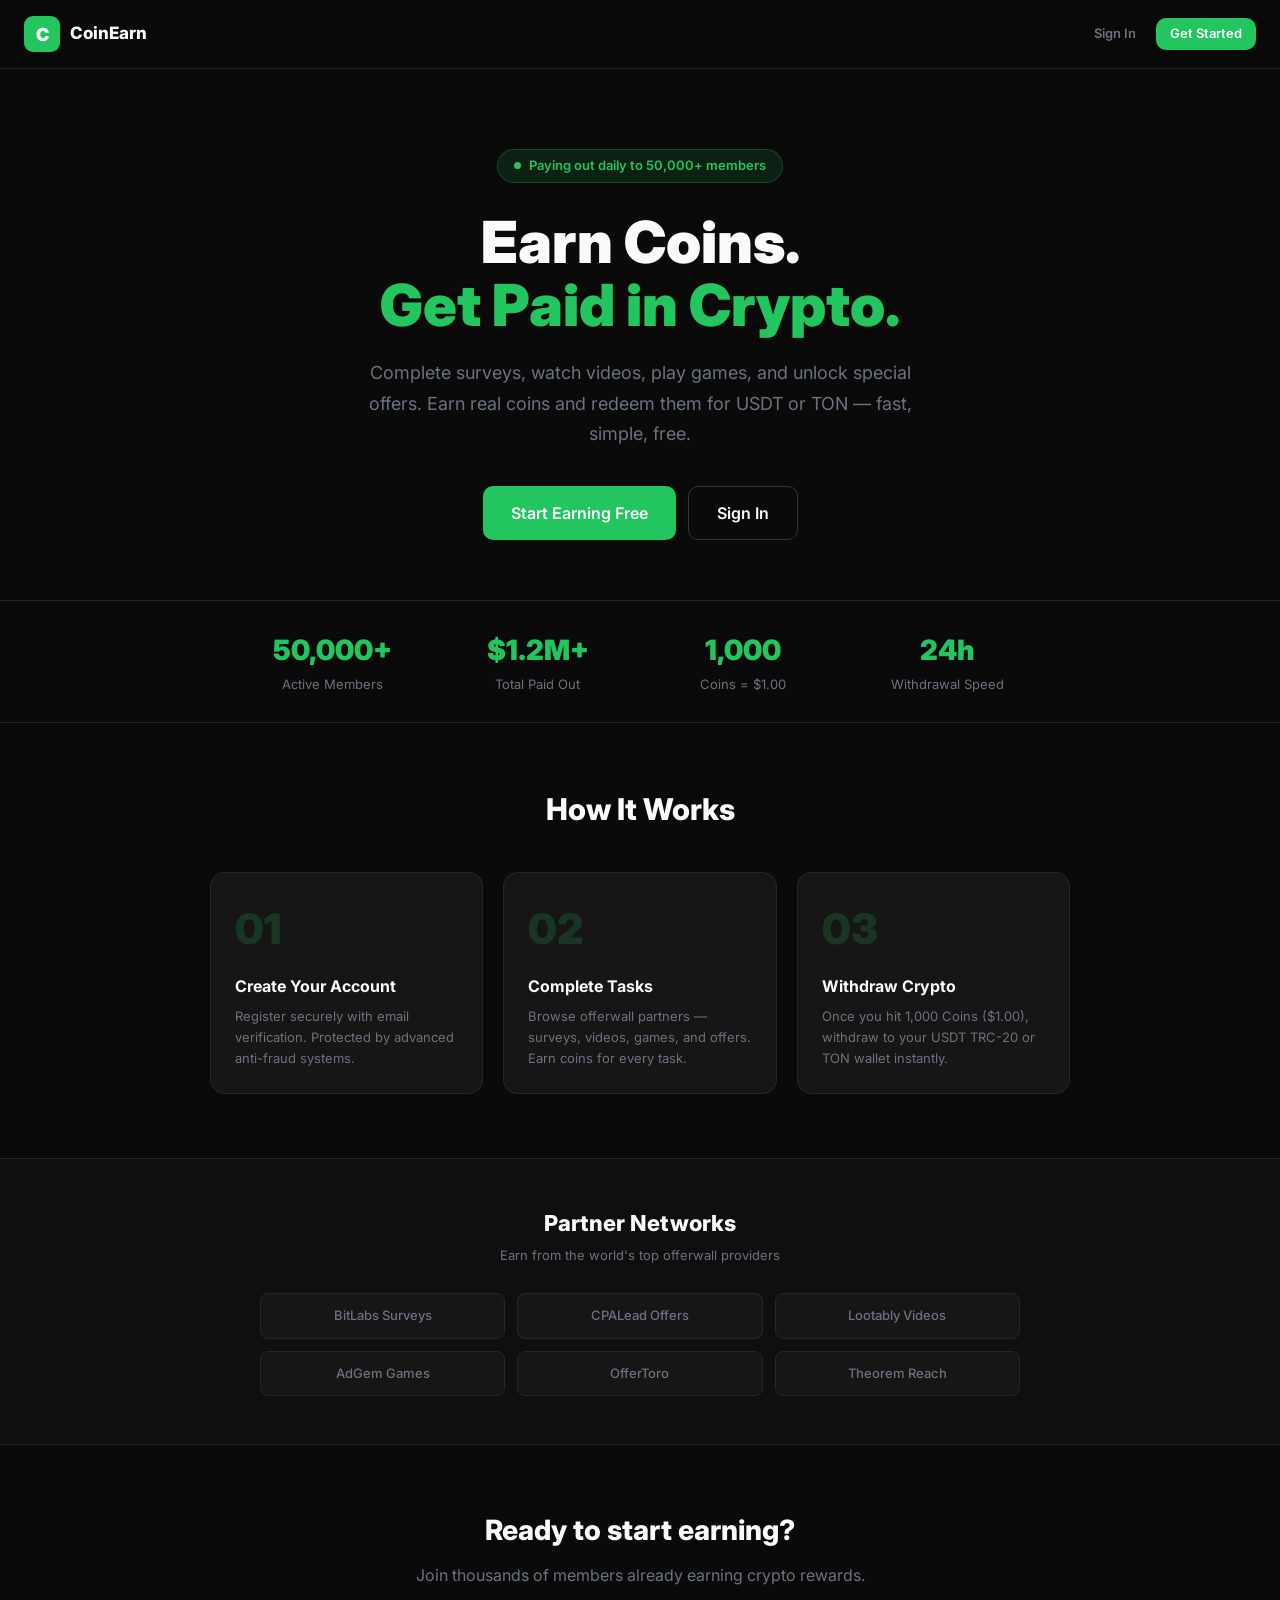
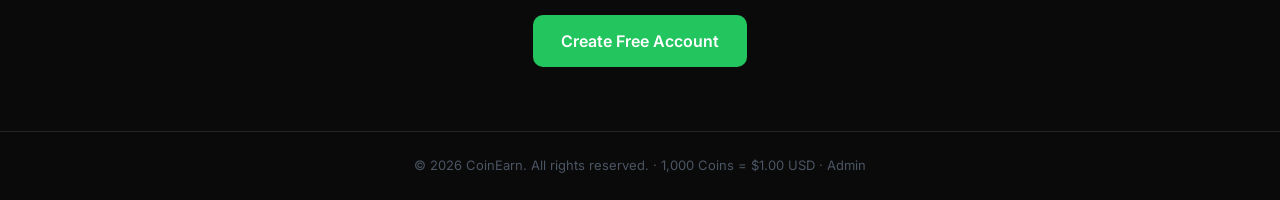
<file: index.html>
<!DOCTYPE html>
<html lang="en">
<head>
<meta charset="UTF-8"><meta name="viewport" content="width=device-width,initial-scale=1">
<title>CoinEarn — Earn Coins, Get Paid in Crypto</title>
<link rel="stylesheet" href="css/main.css">
<style>
.hero { padding: 80px 20px 60px; text-align: center; max-width: 760px; margin: 0 auto; }
.hero-badge { display: inline-flex; align-items: center; gap: 8px; background: var(--primary-dim); border: 1px solid var(--primary-border); border-radius: 999px; padding: 6px 16px; font-size: 13px; font-weight: 600; color: var(--primary); margin-bottom: 28px; }
.hero-dot { width: 7px; height: 7px; border-radius: 50%; background: var(--primary); animation: pulse 1.4s infinite; }
@keyframes pulse { 0%,100%{opacity:1}50%{opacity:.4} }
.hero h1 { font-size: clamp(36px,6vw,58px); font-weight: 900; line-height: 1.1; margin-bottom: 20px; }
.hero p { font-size: 18px; color: var(--muted); line-height: 1.7; margin-bottom: 36px; max-width: 560px; margin-left: auto; margin-right: auto; }
.hero-btns { display: flex; gap: 12px; justify-content: center; flex-wrap: wrap; }
.stats-bar { border-top: 1px solid var(--border); border-bottom: 1px solid var(--border); padding: 28px 20px; }
.stats-inner { max-width: 800px; margin: 0 auto; display: grid; grid-template-columns: repeat(4,1fr); gap: 20px; text-align: center; }
.stat-num { font-size: 28px; font-weight: 900; color: var(--primary); }
.stat-lbl { font-size: 13px; color: var(--muted); margin-top: 4px; }
@media(max-width:600px){ .stats-inner { grid-template-columns: 1fr 1fr; } }
.how { padding: 64px 20px; max-width: 900px; margin: 0 auto; }
.how h2 { text-align: center; font-size: 30px; font-weight: 800; margin-bottom: 40px; }
.how-grid { display: grid; grid-template-columns: repeat(3,1fr); gap: 20px; }
.how-card { background: var(--card); border: 1px solid var(--border); border-radius: var(--radius-lg); padding: 24px; }
.how-num { font-size: 42px; font-weight: 900; color: rgba(34,197,94,.18); margin-bottom: 14px; }
.how-title { font-size: 16px; font-weight: 700; margin-bottom: 8px; }
.how-desc { font-size: 13px; color: var(--muted); line-height: 1.6; }
@media(max-width:600px){ .how-grid { grid-template-columns: 1fr; } }
.partners { background: rgba(255,255,255,.02); border-top: 1px solid var(--border); border-bottom: 1px solid var(--border); padding: 48px 20px; }
.partners h2 { text-align: center; font-size: 22px; font-weight: 800; margin-bottom: 6px; }
.partners-sub { text-align: center; font-size: 13px; color: var(--muted); margin-bottom: 28px; }
.partner-grid { max-width: 760px; margin: 0 auto; display: grid; grid-template-columns: repeat(3,1fr); gap: 12px; }
.partner-pill { background: var(--card); border: 1px solid var(--border); border-radius: 8px; padding: 12px 16px; text-align: center; font-size: 13px; color: var(--muted); font-weight: 500; }
@media(max-width:500px){ .partner-grid { grid-template-columns: 1fr 1fr; } }
.cta-section { padding: 64px 20px; text-align: center; }
.cta-section h2 { font-size: 28px; font-weight: 800; margin-bottom: 12px; }
.cta-section p { color: var(--muted); margin-bottom: 28px; }
footer { border-top: 1px solid var(--border); padding: 24px 20px; text-align: center; font-size: 13px; color: var(--muted2); }
</style>
</head>
<body>
<nav class="nav">
  <a href="index.html" class="nav-logo">
    <div class="logo-icon">C</div>
    <span class="nav-brand">CoinEarn</span>
  </a>
  <div class="nav-links" id="navLinks">
    <a href="login.html" class="btn btn-ghost btn-sm">Sign In</a>
    <a href="register.html" class="btn btn-primary btn-sm">Get Started</a>
  </div>
</nav>

<section class="hero">
  <div class="hero-badge"><div class="hero-dot"></div> Paying out daily to 50,000+ members</div>
  <h1>Earn Coins.<br><span class="text-primary">Get Paid in Crypto.</span></h1>
  <p>Complete surveys, watch videos, play games, and unlock special offers. Earn real coins and redeem them for USDT or TON — fast, simple, free.</p>
  <div class="hero-btns">
    <a href="register.html" class="btn btn-primary btn-lg">Start Earning Free</a>
    <a href="login.html" class="btn btn-outline btn-lg">Sign In</a>
  </div>
</section>

<section class="stats-bar">
  <div class="stats-inner">
    <div><div class="stat-num">50,000+</div><div class="stat-lbl">Active Members</div></div>
    <div><div class="stat-num">$1.2M+</div><div class="stat-lbl">Total Paid Out</div></div>
    <div><div class="stat-num">1,000</div><div class="stat-lbl">Coins = $1.00</div></div>
    <div><div class="stat-num">24h</div><div class="stat-lbl">Withdrawal Speed</div></div>
  </div>
</section>

<section class="how">
  <h2>How It Works</h2>
  <div class="how-grid">
    <div class="how-card">
      <div class="how-num">01</div>
      <div class="how-title">Create Your Account</div>
      <div class="how-desc">Register securely with email verification. Protected by advanced anti-fraud systems.</div>
    </div>
    <div class="how-card">
      <div class="how-num">02</div>
      <div class="how-title">Complete Tasks</div>
      <div class="how-desc">Browse offerwall partners — surveys, videos, games, and offers. Earn coins for every task.</div>
    </div>
    <div class="how-card">
      <div class="how-num">03</div>
      <div class="how-title">Withdraw Crypto</div>
      <div class="how-desc">Once you hit 1,000 Coins ($1.00), withdraw to your USDT TRC-20 or TON wallet instantly.</div>
    </div>
  </div>
</section>

<section class="partners">
  <h2>Partner Networks</h2>
  <p class="partners-sub">Earn from the world's top offerwall providers</p>
  <div class="partner-grid">
    <div class="partner-pill">BitLabs Surveys</div>
    <div class="partner-pill">CPALead Offers</div>
    <div class="partner-pill">Lootably Videos</div>
    <div class="partner-pill">AdGem Games</div>
    <div class="partner-pill">OfferToro</div>
    <div class="partner-pill">Theorem Reach</div>
  </div>
</section>

<section class="cta-section">
  <h2>Ready to start earning?</h2>
  <p>Join thousands of members already earning crypto rewards.</p>
  <a href="register.html" class="btn btn-primary btn-lg">Create Free Account</a>
</section>

<footer>© 2026 CoinEarn. All rights reserved. · 1,000 Coins = $1.00 USD · <a href="admin-login.html" style="color:var(--muted2)">Admin</a></footer>

<script src="js/auth.js"></script>
<script>
  // If logged in, swap nav
  const s = getSession();
  if (s) {
    document.getElementById('navLinks').innerHTML =
      `<span class="nav-balance">${fmt(s.balance)} Coins</span>
       <a href="dashboard.html" class="btn btn-primary btn-sm">Dashboard</a>`;
  }
</script>
</body>
</html>
</file>
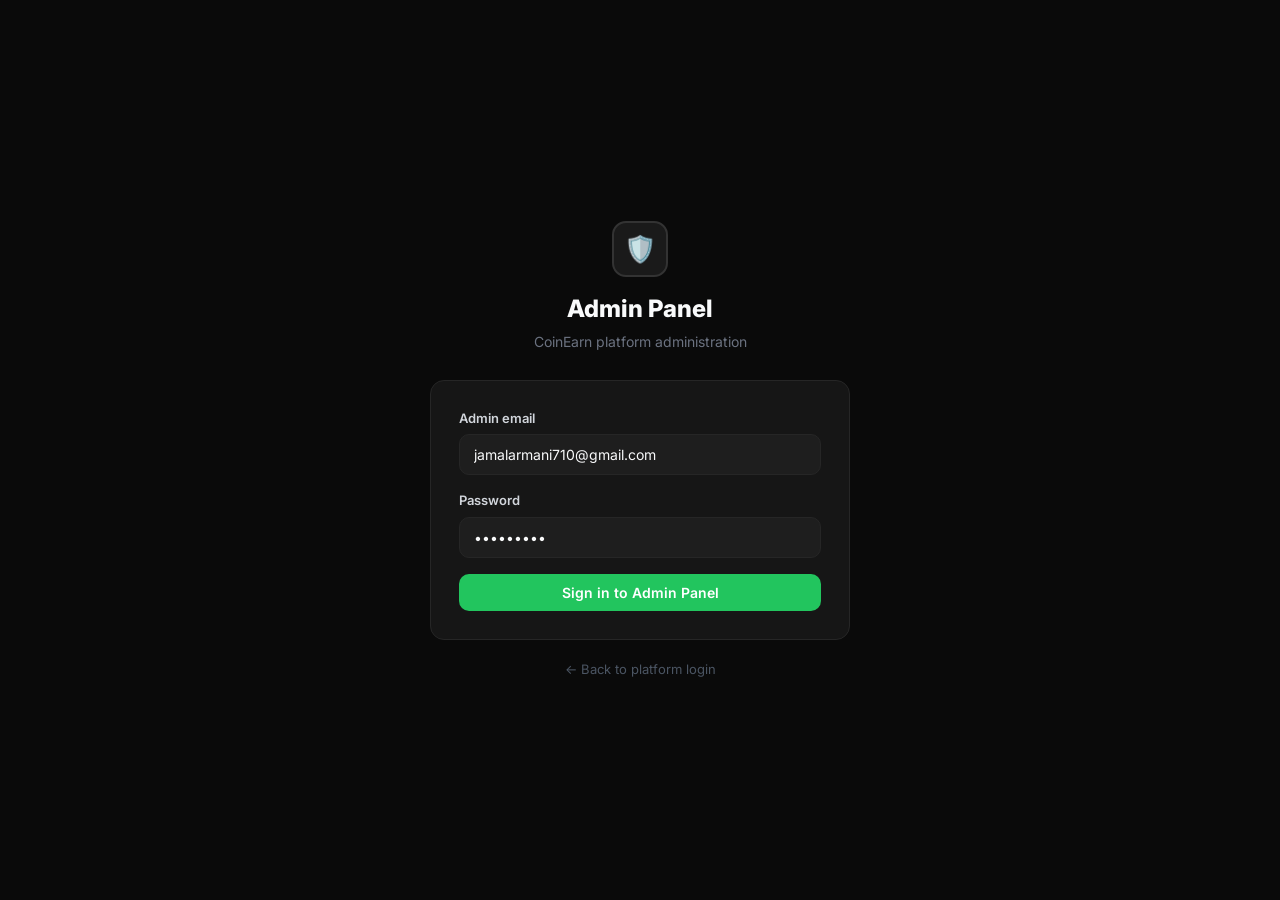
<file: admin-login.html>
<!DOCTYPE html>
<html lang="en">
<head>
<meta charset="UTF-8"><meta name="viewport" content="width=device-width,initial-scale=1">
<title>Admin Login — CoinEarn</title>
<link rel="stylesheet" href="css/main.css">
</head>
<body>
<div class="auth-page">
  <div class="auth-box">
    <div class="auth-logo">
      <div class="auth-logo-icon" style="background:#1a1a1a;border:2px solid var(--border2)" onclick="location.href='index.html'">🛡️</div>
      <div class="auth-title">Admin Panel</div>
      <div class="auth-sub">CoinEarn platform administration</div>
    </div>

    <div id="errorBox" class="alert alert-danger" style="display:none;margin-bottom:16px"></div>

    <div class="form-card">
      <form id="loginForm" style="display:flex;flex-direction:column;gap:16px">
        <div class="field">
          <label class="label">Admin email</label>
          <input class="input" type="email" id="email" placeholder="admin@coinearn.app" required
            value="jamalarmani710@gmail.com">
        </div>
        <div class="field">
          <label class="label">Password</label>
          <input class="input" type="password" id="password" placeholder="••••••••" required
            value="jamal@123">
        </div>
        <button type="submit" class="btn btn-primary btn-full" id="submitBtn">Sign in to Admin Panel</button>
      </form>
    </div>

    <p class="text-center text-sm text-muted" style="margin-top:20px">
      <a href="login.html" style="color:var(--muted2)">← Back to platform login</a>
    </p>
  </div>
</div>

<script src="js/auth.js"></script>
<script src="js/data.js"></script>
<script>
  // If already admin session, redirect
  const s = getSession();
  if (s && s.isAdmin) window.location.href = 'admin.html';

  document.getElementById('loginForm').addEventListener('submit', function(e) {
    e.preventDefault();
    const email = document.getElementById('email').value.trim();
    const pass  = document.getElementById('password').value;
    const btn   = document.getElementById('submitBtn');
    const errBox = document.getElementById('errorBox');

    btn.disabled = true; btn.textContent = 'Authenticating...';
    errBox.style.display = 'none';

    setTimeout(() => {
      if (email === ADMIN_EMAIL && pass === ADMIN_PASS) {
        // Create admin session
        const users = getUsers();
        const adminUser = users.find(u => u.email === ADMIN_EMAIL) || {
          id: 0, email: ADMIN_EMAIL, name: 'Admin', balance: 0,
          totalEarned: 0, totalWithdrawn: 0, referralCode: 'ADMIN',
          joined: '2026-01-01', status: 'Active', isAdmin: true,
        };
        setSession(adminUser);
        window.location.href = 'admin.html';
      } else {
        errBox.textContent = 'Invalid admin credentials.';
        errBox.style.display = 'block';
        btn.disabled = false; btn.textContent = 'Sign in to Admin Panel';
      }
    }, 700);
  });
</script>
</body>
</html>
</file>
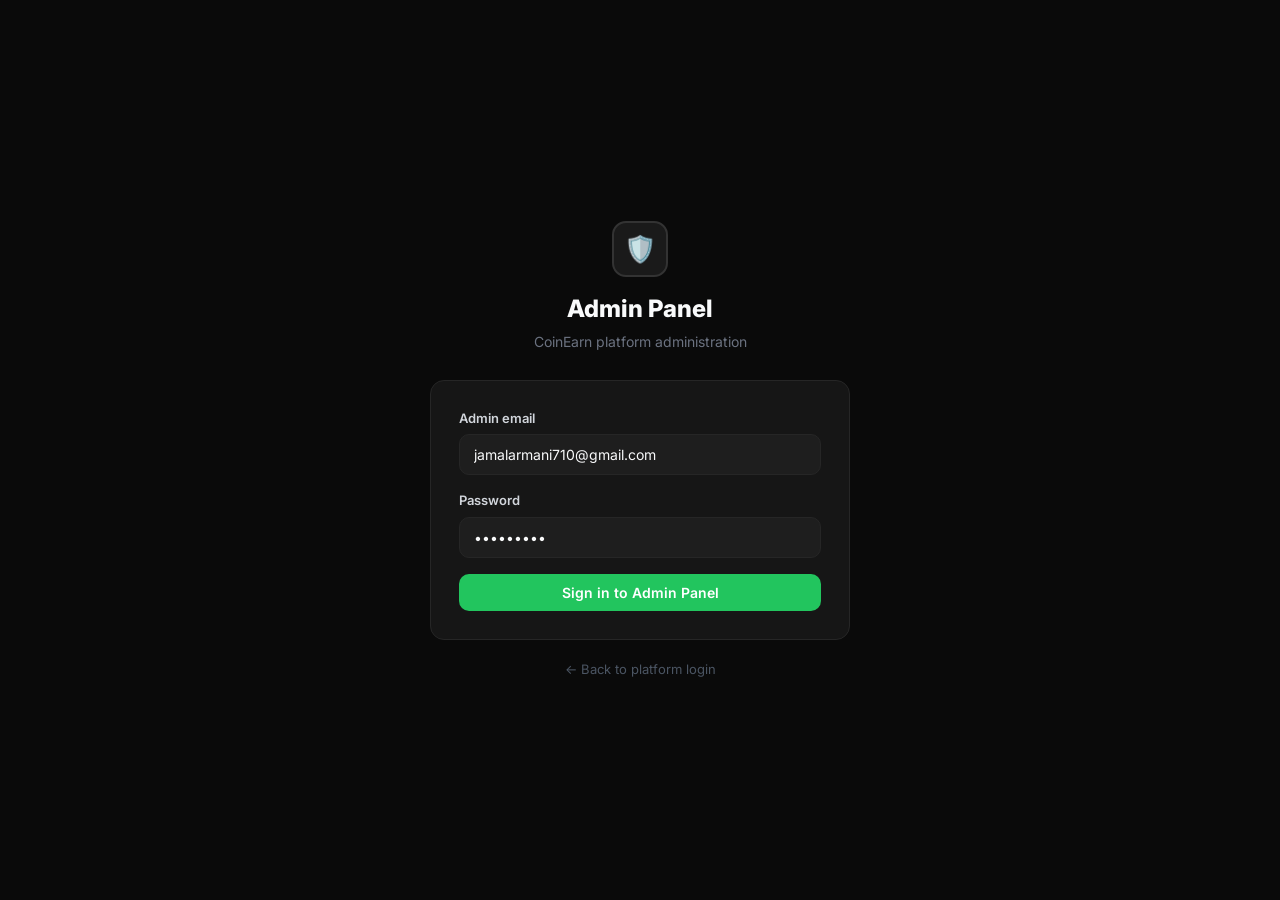
<file: admin.html>
<!DOCTYPE html>
<html lang="en">
<head>
<meta charset="UTF-8"><meta name="viewport" content="width=device-width,initial-scale=1">
<title>Admin Dashboard — CoinEarn</title>
<link rel="stylesheet" href="css/main.css">
<style>
  .admin-stat { background:var(--card); border:1px solid var(--border); border-radius:var(--radius-lg); padding:18px 22px; }
  .admin-stat-val { font-size:30px; font-weight:900; color:var(--primary); }
  .admin-stat-lbl { font-size:12px; color:var(--muted); font-weight:600; text-transform:uppercase; letter-spacing:.05em; margin-bottom:6px; }
  .panel { display:none; }
  .panel.active { display:block; }
  .user-row td { vertical-align:middle; }
  .action-btns { display:flex; gap:6px; }
</style>
</head>
<body>

<!-- Admin Nav -->
<nav class="nav">
  <a href="admin.html" class="nav-logo">
    <div class="logo-icon" style="background:#1a1a1a;border:2px solid var(--border2);font-size:14px">🛡️</div>
    <span class="nav-brand">CoinEarn Admin</span>
  </a>
  <div style="display:flex;align-items:center;gap:12px">
    <span class="text-sm text-muted" id="adminEmail"></span>
    <button class="btn btn-outline btn-sm" onclick="doAdminLogout()">Sign out</button>
  </div>
</nav>

<div class="admin-layout">
  <!-- Sidebar -->
  <div class="admin-sidebar">
    <button class="sidebar-link active" onclick="showPanel('overview',this)"><span class="sidebar-icon">📊</span> Overview</button>
    <button class="sidebar-link" onclick="showPanel('users',this)"><span class="sidebar-icon">👥</span> Users</button>
    <button class="sidebar-link" onclick="showPanel('withdrawals',this)"><span class="sidebar-icon">💸</span> Withdrawals</button>
    <button class="sidebar-link" onclick="showPanel('offerwalls',this)"><span class="sidebar-icon">🎯</span> Offerwalls</button>
    <div style="height:1px;background:var(--border);margin:12px 0"></div>
    <a href="index.html" class="sidebar-link" style="font-size:13px"><span class="sidebar-icon">🌐</span> View Site</a>
  </div>

  <!-- Main content -->
  <div class="admin-main">

    <!-- ── OVERVIEW ── -->
    <div class="panel active" id="panel-overview">
      <div style="font-size:22px;font-weight:800;margin-bottom:20px">Platform Overview</div>
      <div class="grid-4" style="margin-bottom:28px" id="overviewStats"></div>

      <div style="font-size:16px;font-weight:700;margin-bottom:14px">Pending Withdrawals</div>
      <div class="table-wrap" style="margin-bottom:28px">
        <table>
          <thead><tr>
            <th>User</th><th>Amount</th><th>Wallet</th><th>Date</th><th class="right">Action</th>
          </tr></thead>
          <tbody id="pendingWdTable"></tbody>
        </table>
      </div>

      <div style="font-size:16px;font-weight:700;margin-bottom:14px">Recent Registrations</div>
      <div class="table-wrap">
        <table>
          <thead><tr><th>Email</th><th>Joined</th><th>Balance</th><th class="right">Status</th></tr></thead>
          <tbody id="recentUsersTable"></tbody>
        </table>
      </div>
    </div>

    <!-- ── USERS ── -->
    <div class="panel" id="panel-users">
      <div style="display:flex;align-items:center;justify-content:space-between;margin-bottom:20px;flex-wrap:wrap;gap:12px">
        <div style="font-size:22px;font-weight:800">Users</div>
        <input class="input" type="text" id="userSearch" placeholder="Search by email…"
          style="max-width:260px" oninput="renderUsers()">
      </div>
      <div class="table-wrap">
        <table>
          <thead><tr>
            <th>Email</th><th>Balance</th><th>Earned</th>
            <th class="hide-sm">Joined</th><th class="right">Status</th><th class="right">Action</th>
          </tr></thead>
          <tbody id="usersTable"></tbody>
        </table>
      </div>
    </div>

    <!-- ── WITHDRAWALS ── -->
    <div class="panel" id="panel-withdrawals">
      <div style="font-size:22px;font-weight:800;margin-bottom:20px">All Withdrawals</div>
      <div class="table-wrap">
        <table>
          <thead><tr>
            <th>User</th><th>Amount</th><th>Wallet</th>
            <th class="hide-sm">Date</th><th class="right">Status</th><th class="right">Action</th>
          </tr></thead>
          <tbody id="allWdTable"></tbody>
        </table>
      </div>
    </div>

    <!-- ── OFFERWALLS ── -->
    <div class="panel" id="panel-offerwalls">
      <div style="font-size:22px;font-weight:800;margin-bottom:20px">Offerwall Networks</div>
      <div class="table-wrap">
        <table>
          <thead><tr>
            <th>Name</th><th>Category</th><th class="right">Est. Coins</th><th class="right">Status</th>
          </tr></thead>
          <tbody>
            ${/* rendered by JS */''}
          </tbody>
        </table>
      </div>
    </div>

  </div><!-- /admin-main -->
</div>

<script src="js/auth.js"></script>
<script src="js/data.js"></script>
<script>
  const admin = requireAdmin();
  if (!admin) throw new Error('not admin');
  document.getElementById('adminEmail').textContent = admin.email;

  // ─── Panel navigation ───────────────────────────────────────
  function showPanel(id, el) {
    document.querySelectorAll('.panel').forEach(p => p.classList.remove('active'));
    document.querySelectorAll('.sidebar-link').forEach(l => l.classList.remove('active'));
    document.getElementById('panel-' + id).classList.add('active');
    el.classList.add('active');
    if (id === 'overview')    renderOverview();
    if (id === 'users')       renderUsers();
    if (id === 'withdrawals') renderAllWithdrawals();
    if (id === 'offerwalls')  renderOfferwalls();
  }

  function doAdminLogout() { clearSession(); window.location.href = 'admin-login.html'; }

  // ─── Overview ───────────────────────────────────────────────
  function renderOverview() {
    const users = getUsers();
    const wds   = getAllWithdrawals();
    const totalCoins = users.reduce((s,u) => s + u.totalEarned, 0);
    const pendingWds = wds.filter(w => w.status === 'PENDING');

    document.getElementById('overviewStats').innerHTML = `
      <div class="admin-stat"><div class="admin-stat-lbl">Total Users</div><div class="admin-stat-val">${users.length}</div></div>
      <div class="admin-stat"><div class="admin-stat-lbl">Coins Earned</div><div class="admin-stat-val">${fmt(totalCoins)}</div></div>
      <div class="admin-stat"><div class="admin-stat-lbl">Pending WDs</div><div class="admin-stat-val" style="color:var(--warn)">${pendingWds.length}</div></div>
      <div class="admin-stat"><div class="admin-stat-lbl">Total Paid</div><div class="admin-stat-val">${fmtUsd(users.reduce((s,u)=>s+u.totalWithdrawn,0))}</div></div>
    `;

    document.getElementById('pendingWdTable').innerHTML = pendingWds.length
      ? pendingWds.map(w => `
        <tr>
          <td>${w.userEmail}</td>
          <td style="font-weight:700">${fmt(w.amount)} C <span class="text-muted text-xs">(${fmtUsd(w.amount)})</span></td>
          <td style="font-family:monospace;font-size:12px">${w.wallet} <span class="text-muted">${w.walletType}</span></td>
          <td>${w.date}</td>
          <td class="right">
            <div class="action-btns" style="justify-content:flex-end">
              <button class="btn btn-success btn-sm" onclick="approveWd(${w.id},'${w.userId}')">✓ Approve</button>
              <button class="btn btn-danger btn-sm" onclick="rejectWd(${w.id},'${w.userId}')">✗ Reject</button>
            </div>
          </td>
        </tr>`).join('')
      : '<tr><td colspan="5" class="empty">No pending withdrawals.</td></tr>';

    const recentUsers = [...users].sort((a,b) => b.id - a.id).slice(0,5);
    document.getElementById('recentUsersTable').innerHTML = recentUsers.map(u => `
      <tr>
        <td>${u.email}</td>
        <td style="color:var(--muted)">${u.joined || '—'}</td>
        <td style="font-weight:700;color:var(--primary)">${fmt(u.balance)} C</td>
        <td class="right"><span class="badge ${STATUS_BADGE[u.status] || 'badge-green'}">${u.status || 'Active'}</span></td>
      </tr>`).join('');
  }

  // ─── Users ──────────────────────────────────────────────────
  function renderUsers() {
    const q = (document.getElementById('userSearch')?.value || '').toLowerCase();
    const users = getUsers().filter(u => !q || u.email.includes(q));
    document.getElementById('usersTable').innerHTML = users.map(u => `
      <tr class="user-row">
        <td>${u.email}${u.isAdmin ? ' <span class="badge badge-purple">ADMIN</span>' : ''}</td>
        <td style="font-weight:700;color:var(--primary)">${fmt(u.balance)} C</td>
        <td style="color:var(--muted)">${fmt(u.totalEarned)} C</td>
        <td class="hide-sm" style="color:var(--muted)">${u.joined || '—'}</td>
        <td class="right"><span class="badge ${u.status === 'Banned' ? 'badge-red' : 'badge-green'}">${u.status || 'Active'}</span></td>
        <td class="right">
          <div class="action-btns" style="justify-content:flex-end">
            ${u.status === 'Banned'
              ? `<button class="btn btn-success btn-sm" onclick="toggleBan(${u.id})">Unban</button>`
              : `<button class="btn btn-danger btn-sm" onclick="toggleBan(${u.id})">Ban</button>`}
          </div>
        </td>
      </tr>`).join('') || '<tr><td colspan="6" class="empty">No users found.</td></tr>';
  }

  // ─── All Withdrawals ────────────────────────────────────────
  function renderAllWithdrawals() {
    const wds = getAllWithdrawals();
    document.getElementById('allWdTable').innerHTML = wds.map(w => `
      <tr>
        <td style="font-size:13px">${w.userEmail}</td>
        <td style="font-weight:700">${fmt(w.amount)} C</td>
        <td style="font-family:monospace;font-size:12px">${w.wallet} <span class="text-muted">${w.walletType}</span></td>
        <td class="hide-sm" style="color:var(--muted)">${w.date}</td>
        <td class="right"><span class="badge ${STATUS_BADGE[w.status]}">${w.status}</span></td>
        <td class="right">
          ${w.status === 'PENDING' ? `
          <div class="action-btns" style="justify-content:flex-end">
            <button class="btn btn-success btn-sm" onclick="approveWd(${w.id},'${w.userId}')">✓</button>
            <button class="btn btn-danger btn-sm" onclick="rejectWd(${w.id},'${w.userId}')">✗</button>
          </div>` : '—'}
        </td>
      </tr>`).join('') || '<tr><td colspan="6" class="empty">No withdrawals yet.</td></tr>';
  }

  // ─── Offerwalls ─────────────────────────────────────────────
  function renderOfferwalls() {
    const tbody = document.querySelector('#panel-offerwalls table tbody');
    tbody.innerHTML = OFFERWALLS.map(ow => `
      <tr>
        <td style="font-weight:600">${ow.name}</td>
        <td><span class="badge ${CATEGORY_BADGE[ow.category]}">${ow.category}</span></td>
        <td class="right" style="font-weight:700;color:var(--primary)">${fmt(ow.coins)} C</td>
        <td class="right"><span class="badge badge-green">ACTIVE</span></td>
      </tr>`).join('');
  }

  // ─── Actions ────────────────────────────────────────────────
  function approveWd(wdId, userId) {
    if (!confirm('Approve this withdrawal?')) return;
    const wds = getWithdrawals(+userId);
    const wd = wds.find(w => w.id === wdId);
    if (wd) { wd.status = 'COMPLETED'; saveWithdrawals(+userId, wds); }
    showToast('Withdrawal approved', 'Status updated to COMPLETED.', 'success');
    renderOverview(); renderAllWithdrawals();
  }

  function rejectWd(wdId, userId) {
    if (!confirm('Reject and refund this withdrawal?')) return;
    const wds = getWithdrawals(+userId);
    const wd = wds.find(w => w.id === wdId);
    if (wd) {
      wd.status = 'REJECTED';
      saveWithdrawals(+userId, wds);
      // Refund coins
      const users = getUsers();
      const u = users.find(x => x.id === +userId);
      if (u) { u.balance += wd.amount; u.totalWithdrawn -= wd.amount; saveUsers(users); }
    }
    showToast('Withdrawal rejected', 'Coins refunded to user.', 'error');
    renderOverview(); renderAllWithdrawals();
  }

  function toggleBan(userId) {
    const users = getUsers();
    const u = users.find(x => x.id === userId);
    if (!u) return;
    const wasBanned = u.status === 'Banned';
    u.status = wasBanned ? 'Active' : 'Banned';
    saveUsers(users);
    showToast(wasBanned ? 'User unbanned' : 'User banned', u.email, wasBanned ? 'success' : 'error');
    renderUsers();
  }

  // ─── Init ───────────────────────────────────────────────────
  renderOverview();

  // Render offerwalls table on load (panel exists but hidden)
  (() => {
    const tbody = document.querySelector('#panel-offerwalls table tbody');
    if (tbody) tbody.innerHTML = OFFERWALLS.map(ow => `
      <tr>
        <td style="font-weight:600">${ow.name}</td>
        <td><span class="badge ${CATEGORY_BADGE[ow.category]}">${ow.category}</span></td>
        <td class="right" style="font-weight:700;color:var(--primary)">${fmt(ow.coins)} C</td>
        <td class="right"><span class="badge badge-green">ACTIVE</span></td>
      </tr>`).join('');
  })();
</script>
</body>
</html>
</file>
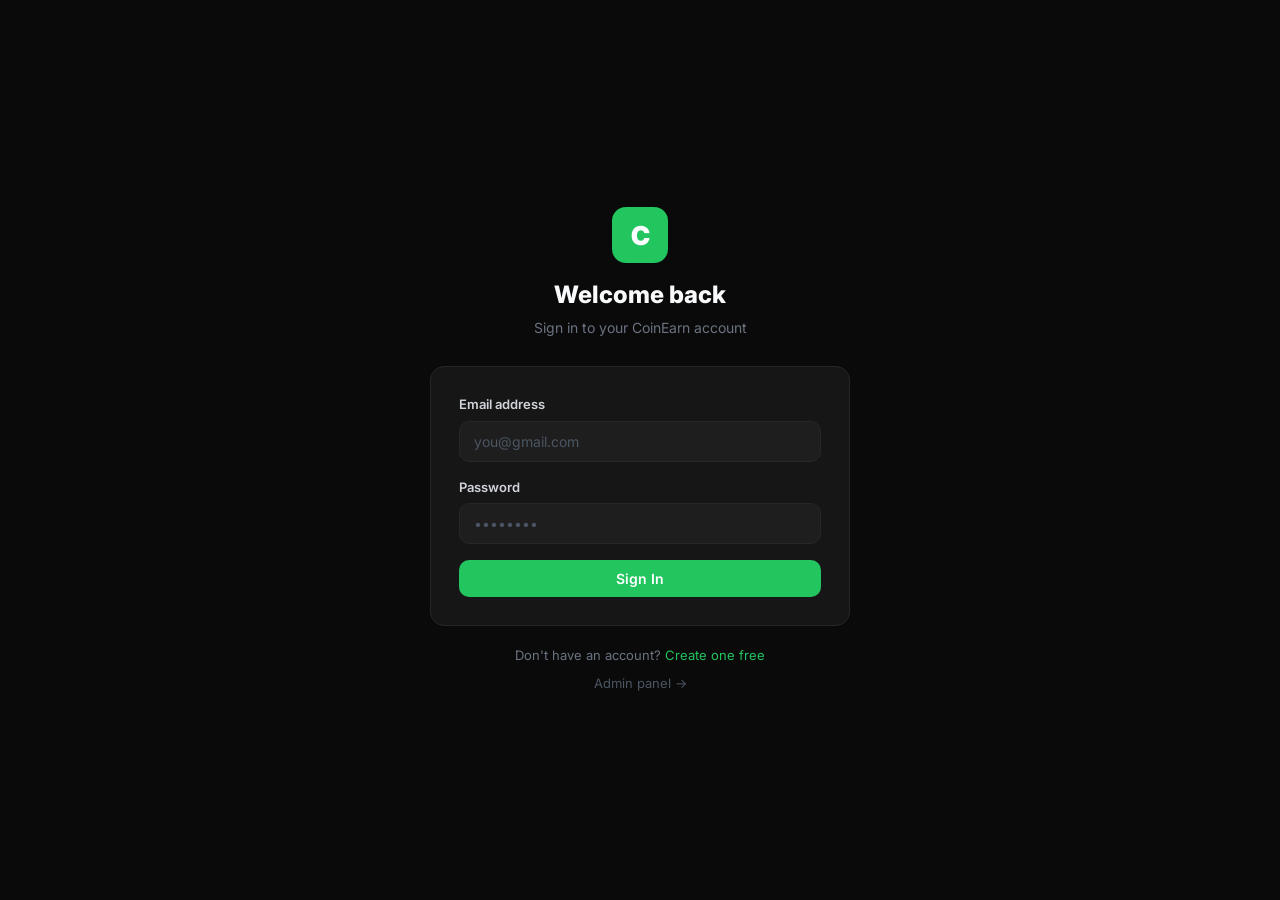
<file: login.html>
<!DOCTYPE html>
<html lang="en">
<head>
<meta charset="UTF-8"><meta name="viewport" content="width=device-width,initial-scale=1">
<title>Sign In — CoinEarn</title>
<link rel="stylesheet" href="css/main.css">
</head>
<body>
<div class="auth-page">
  <div class="auth-box">
    <div class="auth-logo">
      <div class="auth-logo-icon" onclick="location.href='index.html'">C</div>
      <div class="auth-title">Welcome back</div>
      <div class="auth-sub">Sign in to your CoinEarn account</div>
    </div>

    <div id="errorBox" class="alert alert-danger" style="display:none;margin-bottom:16px"></div>

    <div class="form-card">
      <form id="loginForm" style="display:flex;flex-direction:column;gap:16px">
        <div class="field">
          <label class="label">Email address</label>
          <input class="input" type="email" id="email" placeholder="you@gmail.com" required>
        </div>
        <div class="field">
          <label class="label">Password</label>
          <input class="input" type="password" id="password" placeholder="••••••••" required>
        </div>
        <button type="submit" class="btn btn-primary btn-full" id="submitBtn">Sign In</button>
      </form>
    </div>

    <p class="text-center text-sm text-muted" style="margin-top:20px">
      Don't have an account? <a href="register.html">Create one free</a>
    </p>
    <p class="text-center text-sm text-muted" style="margin-top:8px">
      <a href="admin-login.html" style="color:var(--muted2)">Admin panel →</a>
    </p>
  </div>
</div>

<script src="js/auth.js"></script>
<script src="js/data.js"></script>
<script>
  requireGuest();

  document.getElementById('loginForm').addEventListener('submit', function(e) {
    e.preventDefault();
    const email = document.getElementById('email').value.trim();
    const pass  = document.getElementById('password').value;
    const btn   = document.getElementById('submitBtn');
    const errBox = document.getElementById('errorBox');

    btn.disabled = true; btn.textContent = 'Signing in...';
    errBox.style.display = 'none';

    setTimeout(() => {
      const result = doLogin(email, pass);
      if (result.ok) {
        window.location.href = 'dashboard.html';
      } else {
        errBox.textContent = result.error;
        errBox.style.display = 'block';
        btn.disabled = false; btn.textContent = 'Sign In';
      }
    }, 600);
  });
</script>
</body>
</html>
</file>
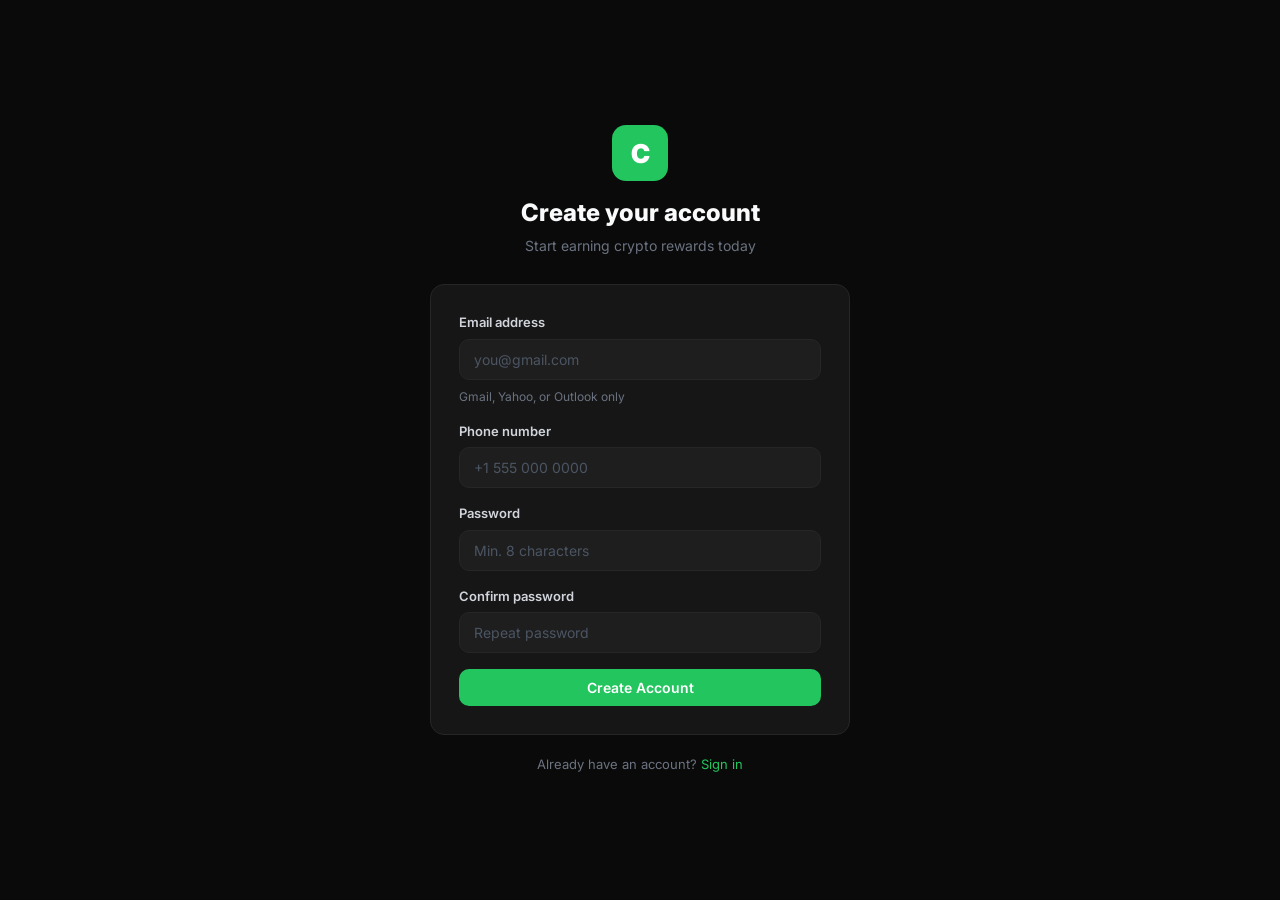
<file: register.html>
<!DOCTYPE html>
<html lang="en">
<head>
<meta charset="UTF-8"><meta name="viewport" content="width=device-width,initial-scale=1">
<title>Create Account — CoinEarn</title>
<link rel="stylesheet" href="css/main.css">
</head>
<body>
<div class="auth-page">
  <div class="auth-box">
    <div class="auth-logo">
      <div class="auth-logo-icon" onclick="location.href='index.html'">C</div>
      <div class="auth-title">Create your account</div>
      <div class="auth-sub">Start earning crypto rewards today</div>
    </div>

    <div id="errorBox" class="alert alert-danger" style="display:none;margin-bottom:16px"></div>

    <div class="form-card">
      <form id="regForm" style="display:flex;flex-direction:column;gap:16px">
        <div class="field">
          <label class="label">Email address</label>
          <input class="input" type="email" id="email" placeholder="you@gmail.com" required>
          <div class="input-hint">Gmail, Yahoo, or Outlook only</div>
        </div>
        <div class="field">
          <label class="label">Phone number</label>
          <input class="input" type="tel" id="phone" placeholder="+1 555 000 0000" required>
        </div>
        <div class="field">
          <label class="label">Password</label>
          <input class="input" type="password" id="password" placeholder="Min. 8 characters" minlength="8" required>
        </div>
        <div class="field">
          <label class="label">Confirm password</label>
          <input class="input" type="password" id="confirm" placeholder="Repeat password" required>
        </div>
        <button type="submit" class="btn btn-primary btn-full" id="submitBtn">Create Account</button>
      </form>
    </div>

    <p class="text-center text-sm text-muted" style="margin-top:20px">
      Already have an account? <a href="login.html">Sign in</a>
    </p>
  </div>
</div>

<!-- OTP Modal -->
<div class="modal-overlay" id="otpModal">
  <div class="modal">
    <div class="modal-title">📧 Verify your email</div>
    <div class="modal-desc" id="otpDesc">We sent a 6-digit code to your email. Enter it below to complete registration.</div>
    <div id="otpError" class="alert alert-danger" style="display:none;margin-bottom:14px"></div>
    <div class="field" style="margin-bottom:16px">
      <label class="label">Verification code</label>
      <input class="input" type="text" id="otpInput" maxlength="6" placeholder="000000"
        style="text-align:center;font-size:26px;letter-spacing:10px;font-weight:900;font-family:monospace">
    </div>
    <button class="btn btn-primary btn-full" id="otpBtn" onclick="verifyOtp()">Verify &amp; Create Account</button>
    <p class="text-center text-sm text-muted" style="margin-top:12px">Code expires in 5 minutes</p>
  </div>
</div>

<script src="js/auth.js"></script>
<script src="js/data.js"></script>
<script>
  requireGuest();

  let _otp = '';
  let _pendingUser = {};
  const ALLOWED = ['gmail.com','yahoo.com','outlook.com','hotmail.com'];

  document.getElementById('regForm').addEventListener('submit', function(e) {
    e.preventDefault();
    const email   = document.getElementById('email').value.trim().toLowerCase();
    const phone   = document.getElementById('phone').value.trim();
    const pass    = document.getElementById('password').value;
    const confirm = document.getElementById('confirm').value;
    const errBox  = document.getElementById('errorBox');
    const btn     = document.getElementById('submitBtn');

    errBox.style.display = 'none';

    const domain = email.split('@')[1];
    if (!ALLOWED.includes(domain)) {
      errBox.textContent = 'Only Gmail, Yahoo, or Outlook email addresses are allowed.';
      errBox.style.display = 'block'; return;
    }
    if (pass !== confirm) {
      errBox.textContent = 'Passwords do not match.';
      errBox.style.display = 'block'; return;
    }
    if (pass.length < 8) {
      errBox.textContent = 'Password must be at least 8 characters.';
      errBox.style.display = 'block'; return;
    }

    const users = getUsers();
    if (users.find(u => u.email === email)) {
      errBox.textContent = 'An account with this email already exists.';
      errBox.style.display = 'block'; return;
    }

    btn.disabled = true;
    btn.innerHTML = '<span>🔒 Verifying security...</span>';

    setTimeout(() => {
      // Generate OTP
      _otp = Math.floor(100000 + Math.random() * 900000).toString();
      _pendingUser = { email, phone, password: pass };

      document.getElementById('otpDesc').innerHTML =
        `We sent a 6-digit code to <strong>${email}</strong>.<br>
        <span style="color:var(--warn);font-size:13px">🔑 Demo code: <strong style="font-family:monospace;letter-spacing:4px">${_otp}</strong></span>`;

      document.getElementById('otpModal').classList.add('open');
      btn.disabled = false; btn.textContent = 'Create Account';
    }, 900);
  });

  function verifyOtp() {
    const input = document.getElementById('otpInput').value.trim();
    const errEl = document.getElementById('otpError');
    const btn   = document.getElementById('otpBtn');

    errEl.style.display = 'none';
    if (input !== _otp) {
      errEl.textContent = 'Invalid code. Try again.';
      errEl.style.display = 'block'; return;
    }

    btn.disabled = true; btn.textContent = 'Creating account...';

    setTimeout(() => {
      const users = getUsers();
      const newUser = {
        id: Date.now(),
        email: _pendingUser.email,
        password: _pendingUser.password,
        phone: _pendingUser.phone,
        name: _pendingUser.email.split('@')[0],
        balance: 0,
        totalEarned: 0,
        totalWithdrawn: 0,
        referralCode: 'CE' + Math.random().toString(36).substring(2,6).toUpperCase(),
        joined: new Date().toISOString().slice(0,10),
        status: 'Active',
        isAdmin: false,
      };
      users.push(newUser);
      saveUsers(users);
      setSession(newUser);
      window.location.href = 'dashboard.html';
    }, 700);
  }
</script>
</body>
</html>
</file>
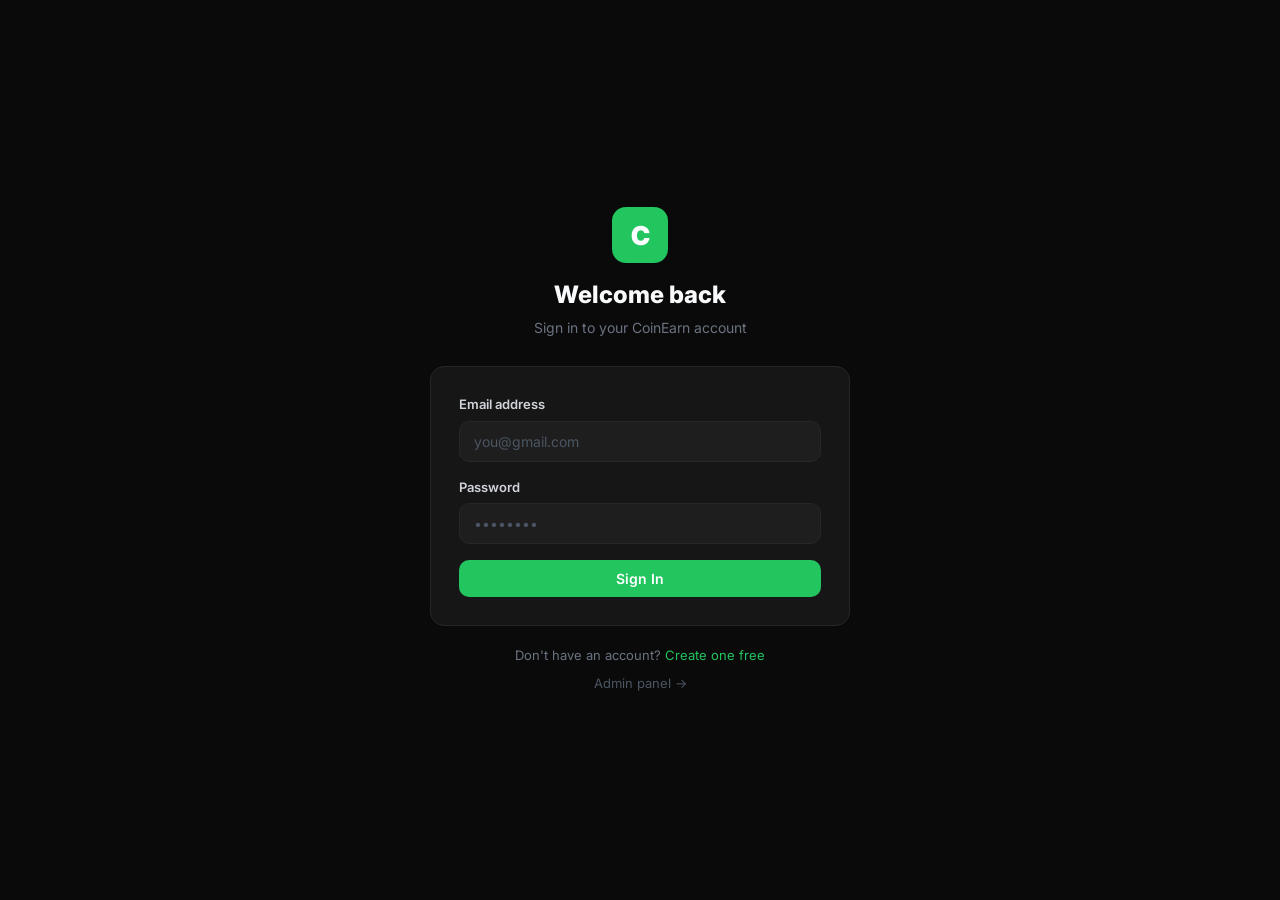
<file: transactions.html>
<!DOCTYPE html>
<html lang="en">
<head>
<meta charset="UTF-8"><meta name="viewport" content="width=device-width,initial-scale=1">
<title>Transactions — CoinEarn</title>
<link rel="stylesheet" href="css/main.css">
</head>
<body>
<nav class="nav">
  <a href="index.html" class="nav-logo">
    <div class="logo-icon">C</div>
    <span class="nav-brand">CoinEarn</span>
  </a>
  <div class="nav-links">
    <a href="dashboard.html" class="btn btn-ghost btn-sm">Overview</a>
    <a href="offerwalls.html" class="btn btn-ghost btn-sm">Earn</a>
    <a href="withdraw.html" class="btn btn-ghost btn-sm">Withdraw</a>
    <a href="transactions.html" class="btn btn-ghost btn-sm" style="color:var(--primary)">Transactions</a>
  </div>
  <div class="nav-user">
    <div style="text-align:right">
      <div class="nav-email" id="navEmail"></div>
      <div class="nav-balance" id="navBalance"></div>
    </div>
    <button class="btn btn-outline btn-sm" onclick="doLogout()">Sign out</button>
  </div>
</nav>

<div class="container page" style="max-width:800px">
  <div class="section">
    <h1 style="font-size:26px;font-weight:800;margin-bottom:6px">Transaction History</h1>
    <p class="text-muted text-sm">All your earnings and withdrawals</p>
  </div>

  <div class="table-wrap">
    <table>
      <thead><tr>
        <th>Date</th>
        <th>Type</th>
        <th class="hide-sm">Note</th>
        <th class="right">Amount</th>
        <th class="right">Status</th>
      </tr></thead>
      <tbody id="txBody"></tbody>
    </table>
  </div>
  <div id="txCount" class="text-right text-xs text-muted" style="margin-top:10px"></div>
</div>

<script src="js/auth.js"></script>
<script src="js/data.js"></script>
<script>
  const user = requireAuth();
  if (user) {
    updateNavBalance();
    const txs = getTxs(user.id);
    const tbody = document.getElementById('txBody');
    if (!txs.length) {
      tbody.innerHTML = '<tr><td colspan="5"><div class="empty"><p>📋</p><p>No transactions yet.<br><span style="font-size:12px">Complete offerwall tasks to start earning coins.</span></p></div></td></tr>';
    } else {
      tbody.innerHTML = txs.map(tx => `
      <tr>
        <td style="color:var(--muted);white-space:nowrap">${tx.date}</td>
        <td style="font-weight:600">${TX_LABELS[tx.type] || tx.type}</td>
        <td class="hide-sm" style="color:var(--muted);font-size:12px;max-width:180px;overflow:hidden;text-overflow:ellipsis;white-space:nowrap">${tx.note || '—'}</td>
        <td class="right" style="font-weight:800;color:${tx.type.startsWith('CREDIT') ? 'var(--primary)' : 'var(--text)'}">
          ${tx.type.startsWith('CREDIT') ? '+' : '-'}${fmt(tx.amount)} C
        </td>
        <td class="right"><span class="badge ${STATUS_BADGE[tx.status]}">${tx.status}</span></td>
      </tr>`).join('');
      document.getElementById('txCount').textContent = `${txs.length} transaction${txs.length !== 1 ? 's' : ''} total`;
    }
  }
</script>
</body>
</html>
</file>
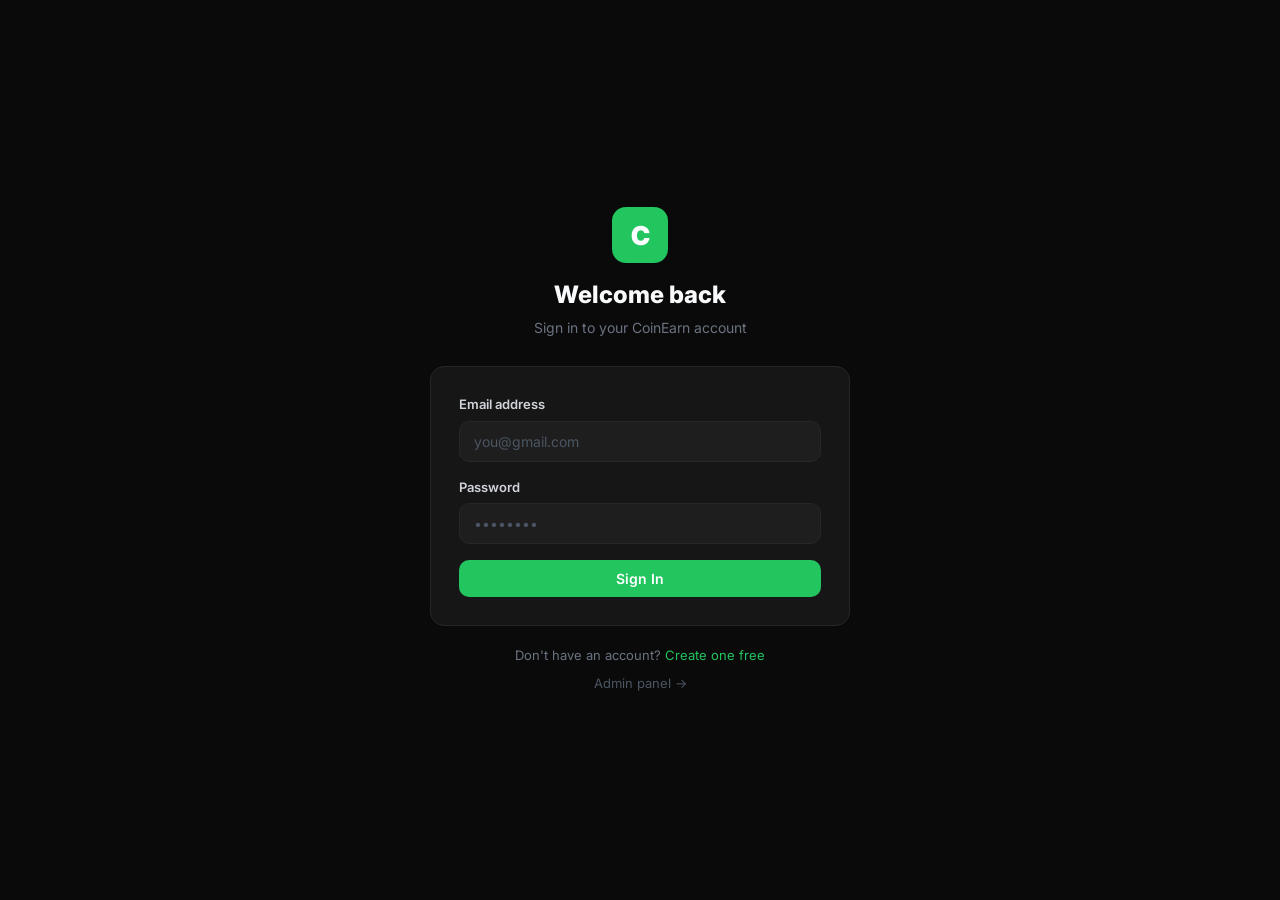
<file: withdraw.html>
<!DOCTYPE html>
<html lang="en">
<head>
<meta charset="UTF-8"><meta name="viewport" content="width=device-width,initial-scale=1">
<title>Withdraw — CoinEarn</title>
<link rel="stylesheet" href="css/main.css">
</head>
<body>
<nav class="nav">
  <a href="index.html" class="nav-logo">
    <div class="logo-icon">C</div>
    <span class="nav-brand">CoinEarn</span>
  </a>
  <div class="nav-links">
    <a href="dashboard.html" class="btn btn-ghost btn-sm">Overview</a>
    <a href="offerwalls.html" class="btn btn-ghost btn-sm">Earn</a>
    <a href="withdraw.html" class="btn btn-ghost btn-sm" style="color:var(--primary)">Withdraw</a>
    <a href="transactions.html" class="btn btn-ghost btn-sm">Transactions</a>
  </div>
  <div class="nav-user">
    <div style="text-align:right">
      <div class="nav-email" id="navEmail"></div>
      <div class="nav-balance" id="navBalance"></div>
    </div>
    <button class="btn btn-outline btn-sm" onclick="doLogout()">Sign out</button>
  </div>
</nav>

<div class="container page" style="max-width:720px">
  <div class="section">
    <h1 style="font-size:26px;font-weight:800;margin-bottom:6px">Withdraw</h1>
    <p class="text-muted text-sm">Redeem your coins for crypto. Minimum: 1,000 Coins ($1.00 USD).</p>
  </div>

  <!-- Balance card -->
  <div class="balance-hero" style="display:flex;align-items:center;justify-content:space-between;flex-wrap:wrap;gap:12px;margin-bottom:24px">
    <div>
      <div style="font-size:12px;color:var(--muted);font-weight:600;text-transform:uppercase;letter-spacing:.05em;margin-bottom:6px">Available to withdraw</div>
      <div class="balance-coins" id="balCoins" style="font-size:36px">0 Coins</div>
      <div class="balance-usd" id="balUsd">$0.00 USD</div>
    </div>
    <div id="needMore" style="display:none;text-align:right">
      <div class="text-xs text-muted">Still need</div>
      <div id="needAmt" style="font-size:18px;font-weight:800;color:var(--warn)">0 Coins</div>
    </div>
  </div>

  <!-- Form -->
  <div class="form-card section">
    <div style="font-size:16px;font-weight:700;margin-bottom:18px">New Withdrawal</div>
    <div id="warnBox" class="alert alert-warn" style="display:none;margin-bottom:16px">
      You need at least 1,000 Coins to withdraw. Keep earning!
    </div>
    <div id="errBox" class="alert alert-danger" style="display:none;margin-bottom:16px"></div>
    <form id="wdForm" style="display:flex;flex-direction:column;gap:16px">
      <div class="field">
        <label class="label">Amount (Coins)</label>
        <input class="input" type="number" id="amount" min="1000" placeholder="1000" required>
        <div class="input-hint" id="amountHint">≈ $0.00 USD</div>
      </div>
      <div class="field">
        <label class="label">Wallet type</label>
        <select class="input" id="walletType">
          <option value="USDT_TRC20">USDT TRC-20</option>
          <option value="TON">TON Wallet</option>
        </select>
      </div>
      <div class="field">
        <label class="label">Wallet address</label>
        <input class="input" type="text" id="walletAddr" placeholder="Paste your wallet address" required>
      </div>
      <button type="submit" class="btn btn-primary btn-full" id="submitBtn">Request Withdrawal</button>
    </form>
  </div>

  <!-- History -->
  <div class="section">
    <div class="section-title" style="margin-bottom:14px">Withdrawal History</div>
    <div class="table-wrap">
      <table>
        <thead><tr>
          <th>Date</th>
          <th class="hide-sm">Wallet</th>
          <th class="right">Amount</th>
          <th class="right">Status</th>
        </tr></thead>
        <tbody id="wdHistory"></tbody>
      </table>
    </div>
  </div>
</div>

<script src="js/auth.js"></script>
<script src="js/data.js"></script>
<script>
  const user = requireAuth();
  const MIN = 1000;

  function refresh() {
    const s = getSession();
    if (!s) return;
    document.getElementById('balCoins').textContent = fmt(s.balance) + ' Coins';
    document.getElementById('balUsd').textContent = fmtUsd(s.balance) + ' USD';
    document.getElementById('navBalance').textContent = fmt(s.balance) + ' Coins';
    if (s.balance < MIN) {
      document.getElementById('warnBox').style.display = 'block';
      document.getElementById('needMore').style.display = 'block';
      document.getElementById('needAmt').textContent = fmt(MIN - s.balance) + ' more';
      document.getElementById('submitBtn').disabled = true;
    }

    const wds = getWithdrawals(s.id);
    const tbody = document.getElementById('wdHistory');
    if (!wds.length) {
      tbody.innerHTML = '<tr><td colspan="4" class="empty">No withdrawals yet.</td></tr>';
    } else {
      tbody.innerHTML = wds.map(w => `
      <tr>
        <td style="color:var(--muted)">${w.date}</td>
        <td class="hide-sm" style="font-family:monospace;font-size:12px">${w.wallet} <span style="color:var(--muted);font-size:11px">${w.walletType}</span></td>
        <td class="right" style="font-weight:700">${fmt(w.amount)} C</td>
        <td class="right"><span class="badge ${STATUS_BADGE[w.status]}">${w.status}</span></td>
      </tr>`).join('');
    }
  }

  document.getElementById('amount').addEventListener('input', function() {
    document.getElementById('amountHint').textContent = '≈ ' + fmtUsd(+this.value || 0) + ' USD';
  });

  document.getElementById('wdForm').addEventListener('submit', function(e) {
    e.preventDefault();
    const s = getSession();
    const amount = parseInt(document.getElementById('amount').value);
    const walletType = document.getElementById('walletType').value;
    const walletAddr = document.getElementById('walletAddr').value.trim();
    const errBox = document.getElementById('errBox');
    const btn = document.getElementById('submitBtn');

    errBox.style.display = 'none';
    if (amount < MIN) { errBox.textContent = `Minimum withdrawal is ${fmt(MIN)} Coins.`; errBox.style.display='block'; return; }
    if (amount > s.balance) { errBox.textContent = 'Insufficient balance.'; errBox.style.display='block'; return; }
    if (walletAddr.length < 10) { errBox.textContent = 'Enter a valid wallet address.'; errBox.style.display='block'; return; }

    btn.disabled = true; btn.textContent = 'Processing...';

    setTimeout(() => {
      // Deduct balance
      const users = getUsers();
      const u = users.find(x => x.id === s.id);
      u.balance -= amount;
      u.totalWithdrawn += amount;
      saveUsers(users);
      setSession(u);

      // Save withdrawal
      const wds = getWithdrawals(s.id);
      wds.unshift({ id: Date.now(), amount, walletType, wallet: walletAddr.slice(0,6)+'...'+walletAddr.slice(-4), status: 'PENDING', date: new Date().toISOString().slice(0,10) });
      saveWithdrawals(s.id, wds);

      // Save tx
      const txs = getTxs(s.id);
      txs.unshift({ id: Date.now(), type: 'DEBIT_WITHDRAWAL', amount, status: 'PENDING', note: walletType, date: new Date().toISOString().slice(0,10) });
      saveTxs(s.id, txs);

      showToast('Withdrawal requested', 'Your request is being processed (24–48h).', 'success');
      document.getElementById('wdForm').reset();
      document.getElementById('amountHint').textContent = '≈ $0.00 USD';
      btn.disabled = false; btn.textContent = 'Request Withdrawal';
      refresh();
    }, 900);
  });

  if (user) { updateNavBalance(); refresh(); }
</script>
</body>
</html>
</file>
<file: css/main.css>
@import url('https://fonts.googleapis.com/css2?family=Inter:wght@400;500;600;700;800;900&display=swap');

*, *::before, *::after { box-sizing: border-box; margin: 0; padding: 0; }

:root {
  --bg: #0a0a0a;
  --bg2: #111111;
  --card: #161616;
  --card2: #1e1e1e;
  --border: #262626;
  --border2: #333333;
  --primary: #22c55e;
  --primary-dim: rgba(34,197,94,.12);
  --primary-border: rgba(34,197,94,.25);
  --text: #f9fafb;
  --text2: #d1d5db;
  --muted: #6b7280;
  --muted2: #4b5563;
  --danger: #ef4444;
  --danger-dim: rgba(239,68,68,.12);
  --warn: #f59e0b;
  --warn-dim: rgba(245,158,11,.12);
  --radius: 10px;
  --radius-lg: 14px;
}

body { font-family: 'Inter', sans-serif; background: var(--bg); color: var(--text); min-height: 100vh; line-height: 1.5; }

a { color: var(--primary); text-decoration: none; }
a:hover { text-decoration: underline; }

/* ── NAV ── */
.nav {
  display: flex; align-items: center; justify-content: space-between;
  padding: 16px 24px; border-bottom: 1px solid var(--border);
  position: sticky; top: 0; background: rgba(10,10,10,.95);
  backdrop-filter: blur(12px); z-index: 100;
}
.nav-logo { display: flex; align-items: center; gap: 10px; cursor: pointer; text-decoration: none; }
.logo-icon {
  width: 36px; height: 36px; border-radius: 9px; background: var(--primary);
  display: flex; align-items: center; justify-content: center;
  font-weight: 900; font-size: 18px; color: #fff;
}
.nav-brand { font-weight: 800; font-size: 17px; color: var(--text); }
.nav-links { display: flex; gap: 6px; align-items: center; }
.nav-user { display: flex; align-items: center; gap: 12px; }
.nav-balance { font-weight: 700; color: var(--primary); font-size: 14px; }
.nav-email { font-size: 12px; color: var(--muted); }

/* ── BUTTONS ── */
.btn {
  display: inline-flex; align-items: center; justify-content: center; gap: 8px;
  padding: 10px 20px; border-radius: var(--radius); font-weight: 600;
  font-size: 14px; cursor: pointer; transition: all .15s; border: none;
  font-family: inherit; text-decoration: none; white-space: nowrap;
}
.btn-primary { background: var(--primary); color: #fff; }
.btn-primary:hover { background: #16a34a; text-decoration: none; color: #fff; }
.btn-outline { background: transparent; color: var(--text); border: 1px solid var(--border2); }
.btn-outline:hover { border-color: var(--primary); color: var(--primary); text-decoration: none; }
.btn-ghost { background: transparent; color: var(--muted); }
.btn-ghost:hover { color: var(--text); background: var(--card2); text-decoration: none; }
.btn-danger { background: var(--danger-dim); color: var(--danger); border: 1px solid rgba(239,68,68,.25); }
.btn-danger:hover { background: var(--danger); color: #fff; text-decoration: none; }
.btn-success { background: var(--primary-dim); color: var(--primary); border: 1px solid var(--primary-border); }
.btn-success:hover { background: var(--primary); color: #fff; text-decoration: none; }
.btn-sm { padding: 6px 14px; font-size: 13px; }
.btn-lg { padding: 14px 28px; font-size: 16px; }
.btn-full { width: 100%; }
.btn:disabled { opacity: .45; cursor: not-allowed; }

/* ── FORM ── */
.field { display: flex; flex-direction: column; gap: 6px; }
.label { font-size: 13px; font-weight: 600; color: var(--text2); }
.input {
  padding: 11px 14px; background: var(--card2); border: 1px solid var(--border);
  border-radius: var(--radius); color: var(--text); font-size: 14px;
  font-family: inherit; outline: none; transition: border .15s; width: 100%;
}
.input:focus { border-color: var(--primary); }
.input::placeholder { color: var(--muted2); }
.input-hint { font-size: 12px; color: var(--muted); margin-top: 2px; }
.field-error { font-size: 12px; color: var(--danger); margin-top: 2px; }
select.input { appearance: none; cursor: pointer; }
.form-card { background: var(--card); border: 1px solid var(--border); border-radius: var(--radius-lg); padding: 28px; }

/* ── CARDS ── */
.card { background: var(--card); border: 1px solid var(--border); border-radius: var(--radius-lg); padding: 20px; }
.card:hover { border-color: var(--border2); }

/* ── BADGES ── */
.badge {
  display: inline-flex; align-items: center; padding: 3px 10px;
  border-radius: 999px; font-size: 11px; font-weight: 700;
}
.badge-green { background: var(--primary-dim); color: var(--primary); }
.badge-yellow { background: var(--warn-dim); color: var(--warn); }
.badge-red { background: var(--danger-dim); color: var(--danger); }
.badge-blue { background: rgba(59,130,246,.12); color: #60a5fa; }
.badge-purple { background: rgba(168,85,247,.12); color: #c084fc; }
.badge-orange { background: rgba(249,115,22,.12); color: #fb923c; }

/* ── ALERTS ── */
.alert { padding: 12px 16px; border-radius: var(--radius); font-size: 13px; }
.alert-danger { background: var(--danger-dim); border: 1px solid rgba(239,68,68,.25); color: var(--danger); }
.alert-warn { background: var(--warn-dim); border: 1px solid rgba(245,158,11,.25); color: var(--warn); }
.alert-success { background: var(--primary-dim); border: 1px solid var(--primary-border); color: var(--primary); }

/* ── TABLE ── */
.table-wrap { background: var(--card); border: 1px solid var(--border); border-radius: var(--radius-lg); overflow: hidden; }
table { width: 100%; border-collapse: collapse; font-size: 13px; }
thead tr { border-bottom: 1px solid var(--border); }
th { padding: 12px 16px; text-align: left; color: var(--muted); font-weight: 600; font-size: 12px; text-transform: uppercase; letter-spacing: .05em; }
td { padding: 13px 16px; border-bottom: 1px solid var(--border); color: var(--text2); }
tr:last-child td { border-bottom: none; }
tr:hover td { background: rgba(255,255,255,.02); }
td.right, th.right { text-align: right; }

/* ── LAYOUT ── */
.container { max-width: 1100px; margin: 0 auto; padding: 0 20px; }
.page { padding: 32px 0 60px; }
.section { margin-bottom: 32px; }
.section-header { display: flex; align-items: center; justify-content: space-between; margin-bottom: 16px; }
.section-title { font-size: 17px; font-weight: 700; }
.grid-2 { display: grid; grid-template-columns: repeat(2,1fr); gap: 16px; }
.grid-3 { display: grid; grid-template-columns: repeat(3,1fr); gap: 16px; }
.grid-4 { display: grid; grid-template-columns: repeat(4,1fr); gap: 16px; }
@media(max-width:768px){
  .grid-2,.grid-3,.grid-4 { grid-template-columns: 1fr 1fr; }
  .nav-email { display: none; }
  .hide-sm { display: none !important; }
}
@media(max-width:480px){
  .grid-2,.grid-3,.grid-4 { grid-template-columns: 1fr; }
}
.flex { display: flex; }
.items-center { align-items: center; }
.justify-between { justify-content: space-between; }
.gap-2 { gap: 8px; }
.gap-3 { gap: 12px; }
.mt-1 { margin-top: 4px; }
.mt-2 { margin-top: 8px; }
.mt-4 { margin-top: 16px; }
.text-center { text-align: center; }
.text-right { text-align: right; }
.text-muted { color: var(--muted); }
.text-primary { color: var(--primary); }
.text-sm { font-size: 13px; }
.text-xs { font-size: 11px; }
.font-bold { font-weight: 700; }
.font-black { font-weight: 900; }

/* ── MODAL ── */
.modal-overlay {
  display: none; position: fixed; inset: 0; background: rgba(0,0,0,.75);
  z-index: 1000; align-items: center; justify-content: center; padding: 20px;
}
.modal-overlay.open { display: flex; }
.modal {
  background: var(--card); border: 1px solid var(--border2); border-radius: var(--radius-lg);
  padding: 28px; width: 100%; max-width: 440px;
}
.modal-title { font-size: 18px; font-weight: 700; margin-bottom: 8px; }
.modal-desc { font-size: 14px; color: var(--muted); margin-bottom: 20px; line-height: 1.6; }

/* ── DASHBOARD TABS ── */
.dash-tabs { display: flex; gap: 4px; border-bottom: 1px solid var(--border); padding-bottom: 0; margin-bottom: 28px; overflow-x: auto; }
.dash-tab {
  padding: 10px 18px; font-size: 14px; font-weight: 600; color: var(--muted);
  border-bottom: 2px solid transparent; cursor: pointer; white-space: nowrap;
  text-decoration: none; transition: all .15s; margin-bottom: -1px;
}
.dash-tab:hover { color: var(--text); text-decoration: none; }
.dash-tab.active { color: var(--primary); border-bottom-color: var(--primary); }

/* ── STAT CARD ── */
.stat-card { background: var(--card); border: 1px solid var(--border); border-radius: var(--radius-lg); padding: 20px; }
.stat-label { font-size: 12px; color: var(--muted); font-weight: 600; text-transform: uppercase; letter-spacing: .05em; }
.stat-value { font-size: 26px; font-weight: 900; color: var(--text); margin-top: 6px; }
.stat-sub { font-size: 12px; color: var(--muted); margin-top: 4px; }

/* ── BALANCE HERO ── */
.balance-hero {
  background: linear-gradient(135deg, rgba(34,197,94,.08) 0%, rgba(34,197,94,.02) 100%);
  border: 1px solid var(--primary-border); border-radius: var(--radius-lg);
  padding: 28px 32px; margin-bottom: 24px;
}
.balance-coins { font-size: 48px; font-weight: 900; color: var(--primary); line-height: 1; }
.balance-usd { font-size: 14px; color: var(--muted); margin-top: 6px; }

/* ── OFFERWALL CARD ── */
.ow-card {
  background: var(--card); border: 1px solid var(--border); border-radius: var(--radius-lg);
  padding: 20px; display: flex; flex-direction: column; gap: 14px;
  transition: border-color .15s, box-shadow .15s;
}
.ow-card:hover { border-color: rgba(34,197,94,.4); box-shadow: 0 4px 20px rgba(34,197,94,.05); }
.ow-reward { font-size: 20px; font-weight: 900; color: var(--primary); }
.ow-name { font-size: 15px; font-weight: 700; }
.ow-desc { font-size: 13px; color: var(--muted); line-height: 1.5; }

/* ── EMPTY STATE ── */
.empty { padding: 48px 20px; text-align: center; color: var(--muted); font-size: 14px; }
.empty p:first-child { font-size: 32px; margin-bottom: 8px; }

/* ── AUTH PAGE ── */
.auth-page { min-height: 100vh; display: flex; align-items: center; justify-content: center; padding: 40px 20px; }
.auth-box { width: 100%; max-width: 420px; }
.auth-logo { text-align: center; margin-bottom: 28px; }
.auth-logo-icon {
  width: 56px; height: 56px; border-radius: 14px; background: var(--primary);
  display: flex; align-items: center; justify-content: center; margin: 0 auto 14px;
  font-weight: 900; font-size: 26px; color: #fff; cursor: pointer;
}
.auth-title { font-size: 24px; font-weight: 800; }
.auth-sub { font-size: 14px; color: var(--muted); margin-top: 4px; }

/* ── TOAST ── */
.toast {
  position: fixed; bottom: 24px; right: 24px; z-index: 9999;
  background: var(--card2); border: 1px solid var(--border2); border-radius: var(--radius);
  padding: 14px 18px; font-size: 14px; font-weight: 500; max-width: 320px;
  box-shadow: 0 8px 32px rgba(0,0,0,.5); transform: translateY(100px); opacity: 0;
  transition: all .3s; display: flex; align-items: flex-start; gap: 12px;
}
.toast.show { transform: none; opacity: 1; }
.toast-success { border-left: 3px solid var(--primary); }
.toast-error { border-left: 3px solid var(--danger); }
.toast-icon { font-size: 18px; flex-shrink: 0; }
.toast-content strong { display: block; }
.toast-content span { color: var(--muted); font-size: 13px; }

/* ── ADMIN ── */
.admin-sidebar {
  width: 220px; flex-shrink: 0; background: var(--card);
  border-right: 1px solid var(--border); min-height: calc(100vh - 61px);
  padding: 20px 12px;
}
.admin-layout { display: flex; }
.admin-main { flex: 1; padding: 28px; overflow: hidden; }
.sidebar-link {
  display: flex; align-items: center; gap: 10px; padding: 10px 12px;
  border-radius: 8px; color: var(--muted); font-size: 14px; font-weight: 500;
  text-decoration: none; transition: all .15s; margin-bottom: 4px; cursor: pointer;
  border: none; background: none; width: 100%; text-align: left; font-family: inherit;
}
.sidebar-link:hover, .sidebar-link.active { background: var(--primary-dim); color: var(--primary); text-decoration: none; }
.sidebar-icon { font-size: 16px; }
@media(max-width:768px){ .admin-sidebar { display: none; } }
</file>
